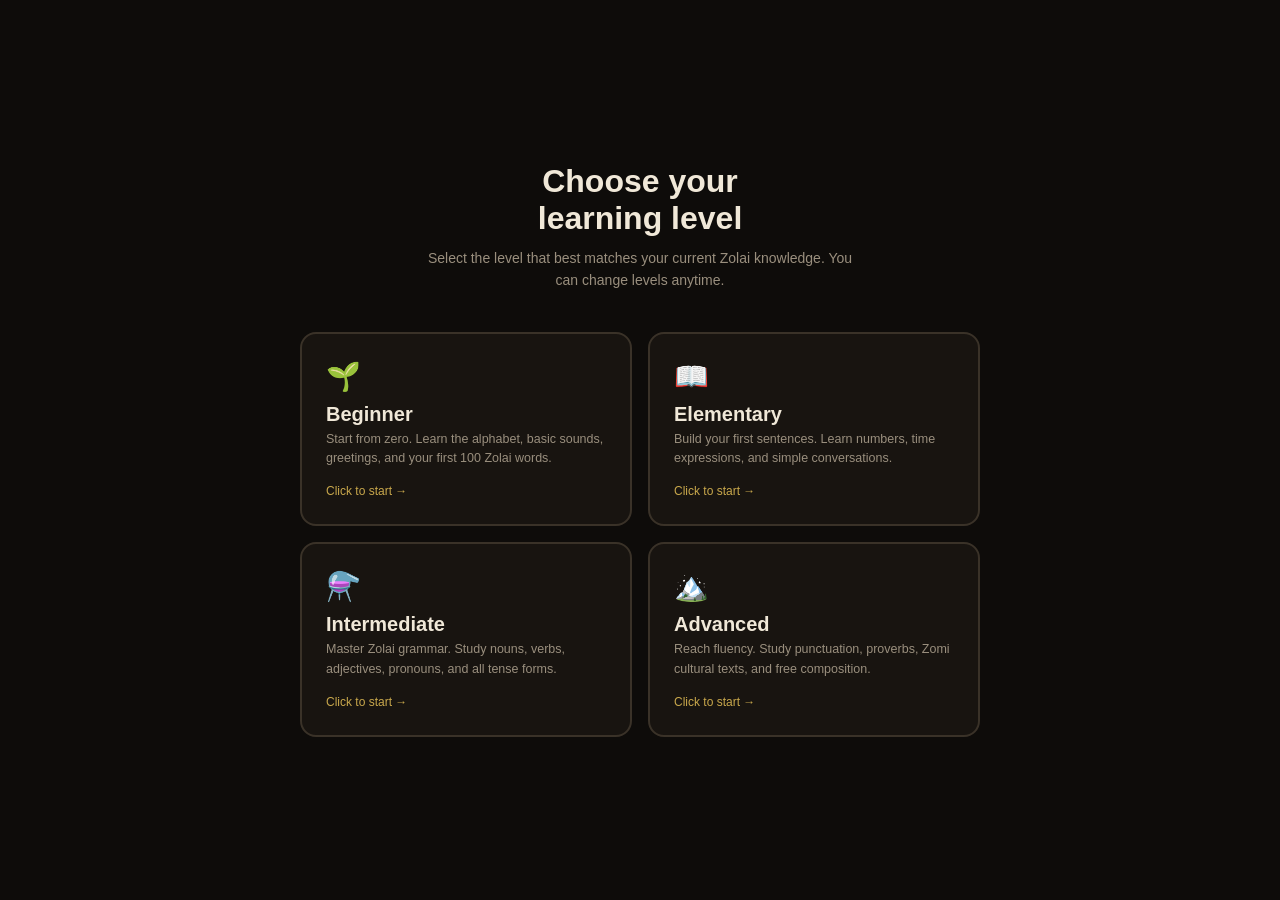
<file: demo-working.html>
<!DOCTYPE html>
<html lang="en">
<head>
<meta charset="UTF-8">
<meta name="viewport" content="width=device-width, initial-scale=1.0">
<title>Level Selector - Working Demo</title>
<style>
  :root {
    --bg: #0e0c0a;
    --surface: #181410;
    --surface2: #221e18;
    --border: #3a3228;
    --gold: #c9a84c;
    --text: #f0e8d8;
    --text-muted: #9a8f7e;
  }
  
  * { box-sizing: border-box; margin: 0; padding: 0; }
  
  body {
    background: var(--bg);
    color: var(--text);
    font-family: -apple-system, BlinkMacSystemFont, 'Segoe UI', sans-serif;
    min-height: 100vh;
  }
  
  #levelSelector {
    position: fixed;
    inset: 0;
    background: var(--bg);
    z-index: 1000;
    display: flex;
    flex-direction: column;
    align-items: center;
    justify-content: center;
    padding: 32px 20px;
    overflow-y: auto;
    pointer-events: auto;
  }
  
  .ls-header {
    text-align: center;
    margin-bottom: 40px;
    position: relative;
  }
  
  .ls-title {
    font-size: 32px;
    font-weight: 700;
    color: var(--text);
    margin-bottom: 10px;
  }
  
  .ls-sub {
    color: var(--text-muted);
    font-size: 14px;
    max-width: 440px;
    line-height: 1.6;
    margin: 0 auto;
  }
  
  .ls-grid {
    display: grid;
    grid-template-columns: repeat(2, 1fr);
    gap: 16px;
    width: 100%;
    max-width: 680px;
    position: relative;
    z-index: 10;
    pointer-events: auto;
  }
  
  .ls-card {
    background: var(--surface);
    border: 2px solid var(--border);
    border-radius: 16px;
    padding: 26px 24px;
    cursor: pointer;
    transition: all 0.2s ease;
    position: relative;
    overflow: hidden;
    text-align: left;
    z-index: 10;
    pointer-events: auto;
    user-select: none;
  }
  
  .ls-card:hover {
    transform: translateY(-3px);
    border-color: var(--gold);
    box-shadow: 0 0 0 1px var(--gold), 0 8px 24px rgba(0,0,0,0.3);
  }
  
  .ls-card-icon {
    font-size: 28px;
    margin-bottom: 10px;
  }
  
  .ls-card-title {
    font-size: 20px;
    font-weight: 700;
    color: var(--text);
    margin-bottom: 4px;
  }
  
  .ls-card-desc {
    font-size: 12.5px;
    color: var(--text-muted);
    line-height: 1.55;
    margin-bottom: 16px;
  }
  
  .ls-cta {
    font-size: 12px;
    color: var(--gold);
    font-weight: 500;
  }
  
  .result {
    position: fixed;
    bottom: 20px;
    left: 20px;
    background: rgba(0, 0, 0, 0.5);
    padding: 15px 20px;
    border-radius: 8px;
    border: 1px solid var(--border);
    font-size: 13px;
    max-width: 250px;
    z-index: 2000;
  }
  
  .result strong {
    color: var(--gold);
  }
  
  .success {
    color: #7dcba8;
  }
</style>
</head>
<body>

<div id="levelSelector">
  <div class="ls-header">
    <div class="ls-title">Choose your<br>learning level</div>
    <div class="ls-sub">Select the level that best matches your current Zolai knowledge. You can change levels anytime.</div>
  </div>

  <div class="ls-grid">
    <div class="ls-card" data-level="beginner" onclick="handleLevelClick('beginner')">
      <div class="ls-card-icon">🌱</div>
      <div class="ls-card-title">Beginner</div>
      <div class="ls-card-desc">Start from zero. Learn the alphabet, basic sounds, greetings, and your first 100 Zolai words.</div>
      <div class="ls-cta">Click to start →</div>
    </div>

    <div class="ls-card" data-level="elementary" onclick="handleLevelClick('elementary')">
      <div class="ls-card-icon">📖</div>
      <div class="ls-card-title">Elementary</div>
      <div class="ls-card-desc">Build your first sentences. Learn numbers, time expressions, and simple conversations.</div>
      <div class="ls-cta">Click to start →</div>
    </div>

    <div class="ls-card" data-level="intermediate" onclick="handleLevelClick('intermediate')">
      <div class="ls-card-icon">⚗️</div>
      <div class="ls-card-title">Intermediate</div>
      <div class="ls-card-desc">Master Zolai grammar. Study nouns, verbs, adjectives, pronouns, and all tense forms.</div>
      <div class="ls-cta">Click to start →</div>
    </div>

    <div class="ls-card" data-level="advanced" onclick="handleLevelClick('advanced')">
      <div class="ls-card-icon">🏔️</div>
      <div class="ls-card-title">Advanced</div>
      <div class="ls-card-desc">Reach fluency. Study punctuation, proverbs, Zomi cultural texts, and free composition.</div>
      <div class="ls-cta">Click to start →</div>
    </div>
  </div>
</div>

<div class="result" id="result" style="display: none;">
  <strong>✓ Success!</strong>
  <p>Level selected: <span id="selectedLevel"></span></p>
  <p class="success">This confirms the cards are clickable and working correctly.</p>
</div>

<script>
function handleLevelClick(level) {
  console.log('Level clicked:', level);
  
  const resultDiv = document.getElementById('result');
  const levelSpan = document.getElementById('selectedLevel');
  
  levelSpan.textContent = level.charAt(0).toUpperCase() + level.slice(1);
  resultDiv.style.display = 'block';
  
  // Show success message for 3 seconds
  setTimeout(() => {
    resultDiv.style.display = 'none';
  }, 3000);
}

// Log when page is ready
console.log('✓ Demo page loaded successfully');
console.log('Try clicking on any level card above');
console.log('Cards are using onclick handlers with the same structure as index.html');
</script>

</body>
</html>
</file>
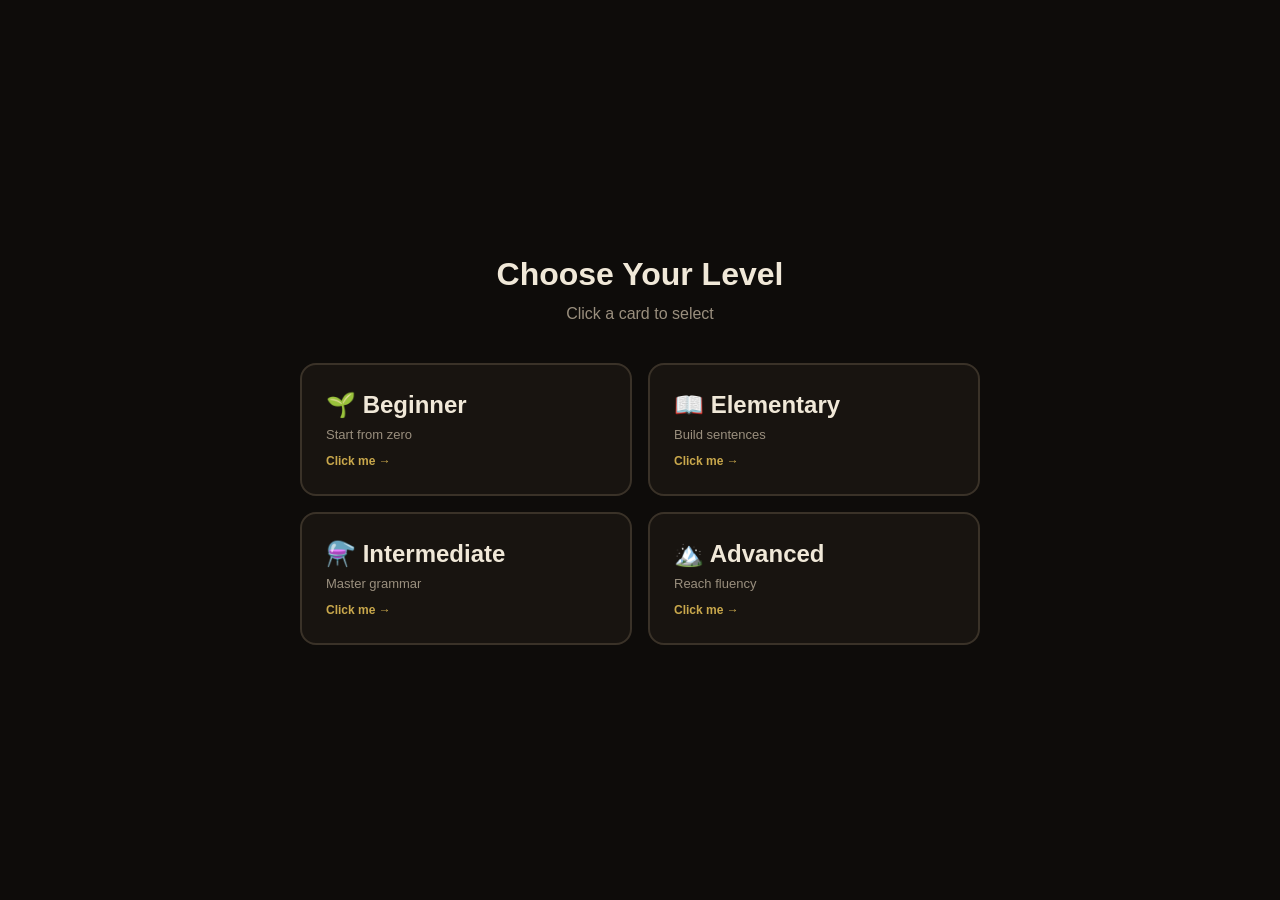
<file: test-selector.html>
<!DOCTYPE html>
<html lang="en">
<head>
<meta charset="UTF-8">
<meta name="viewport" content="width=device-width, initial-scale=1.0">
<title>Test Level Selector</title>
<style>
  :root {
    --bg: #0e0c0a;
    --surface: #181410;
    --border: #3a3228;
    --gold: #c9a84c;
    --text: #f0e8d8;
    --text-muted: #9a8f7e;
  }
  
  * { box-sizing: border-box; margin: 0; padding: 0; }
  
  body {
    background: var(--bg);
    color: var(--text);
    font-family: sans-serif;
    min-height: 100vh;
  }
  
  #levelSelector {
    position: fixed;
    inset: 0;
    background: var(--bg);
    z-index: 1000;
    display: flex;
    flex-direction: column;
    align-items: center;
    justify-content: center;
    padding: 32px 20px;
    overflow-y: auto;
    pointer-events: auto;
  }
  
  .ls-grid {
    display: grid;
    grid-template-columns: repeat(2, 1fr);
    gap: 16px;
    width: 100%;
    max-width: 680px;
    position: relative;
    z-index: 10;
    pointer-events: auto;
  }
  
  .ls-card {
    background: var(--surface);
    border: 2px solid var(--border);
    border-radius: 16px;
    padding: 26px 24px;
    cursor: pointer;
    transition: all 0.2s;
    position: relative;
    overflow: hidden;
    text-align: left;
    z-index: 10;
    pointer-events: auto;
    user-select: none;
  }
  
  .ls-card:hover {
    border-color: var(--gold);
    transform: translateY(-3px);
    box-shadow: 0 0 0 2px var(--gold), 0 8px 24px rgba(0,0,0,0.4);
  }
  
  .ls-card-title {
    font-size: 24px;
    font-weight: 700;
    margin-bottom: 8px;
  }
  
  .ls-card-desc {
    font-size: 13px;
    color: var(--text-muted);
    margin-bottom: 12px;
  }
  
  .ls-cta {
    font-size: 12px;
    color: var(--gold);
    font-weight: 600;
  }
  
  .debug {
    position: fixed;
    bottom: 20px;
    left: 20px;
    background: rgba(255,255,255,0.1);
    padding: 10px;
    border-radius: 8px;
    font-size: 11px;
    max-width: 200px;
  }
</style>
</head>
<body>

<div id="levelSelector">
  <div style="text-align:center;margin-bottom:40px">
    <h1 style="margin-bottom:12px">Choose Your Level</h1>
    <p style="color:var(--text-muted)">Click a card to select</p>
  </div>
  
  <div class="ls-grid">
    <div class="ls-card" onclick="handleClick('beginner')" style="cursor: pointer;">
      <div class="ls-card-title">🌱 Beginner</div>
      <div class="ls-card-desc">Start from zero</div>
      <div class="ls-cta">Click me →</div>
    </div>
    
    <div class="ls-card" onclick="handleClick('elementary')" style="cursor: pointer;">
      <div class="ls-card-title">📖 Elementary</div>
      <div class="ls-card-desc">Build sentences</div>
      <div class="ls-cta">Click me →</div>
    </div>
    
    <div class="ls-card" onclick="handleClick('intermediate')" style="cursor: pointer;">
      <div class="ls-card-title">⚗️ Intermediate</div>
      <div class="ls-card-desc">Master grammar</div>
      <div class="ls-cta">Click me →</div>
    </div>
    
    <div class="ls-card" onclick="handleClick('advanced')" style="cursor: pointer;">
      <div class="ls-card-title">🏔️ Advanced</div>
      <div class="ls-card-desc">Reach fluency</div>
      <div class="ls-cta">Click me →</div>
    </div>
  </div>
</div>

<div class="debug" id="debug">
  <strong>Debug Info:</strong><br>
  <span id="clicks">Clicks: 0</span><br>
  <span id="last">Last: None</span>
</div>

<script>
let clickCount = 0;

function handleClick(level) {
  clickCount++;
  document.getElementById('clicks').textContent = 'Clicks: ' + clickCount;
  document.getElementById('last').textContent = 'Last: ' + level;
  console.log('Clicked:', level);
  alert('You selected: ' + level);
}

// Test that onclick is working
console.log('Page loaded. Try clicking the cards.');
console.log('onclick handlers are attached to .ls-card elements');
</script>

</body>
</html>
</file>
